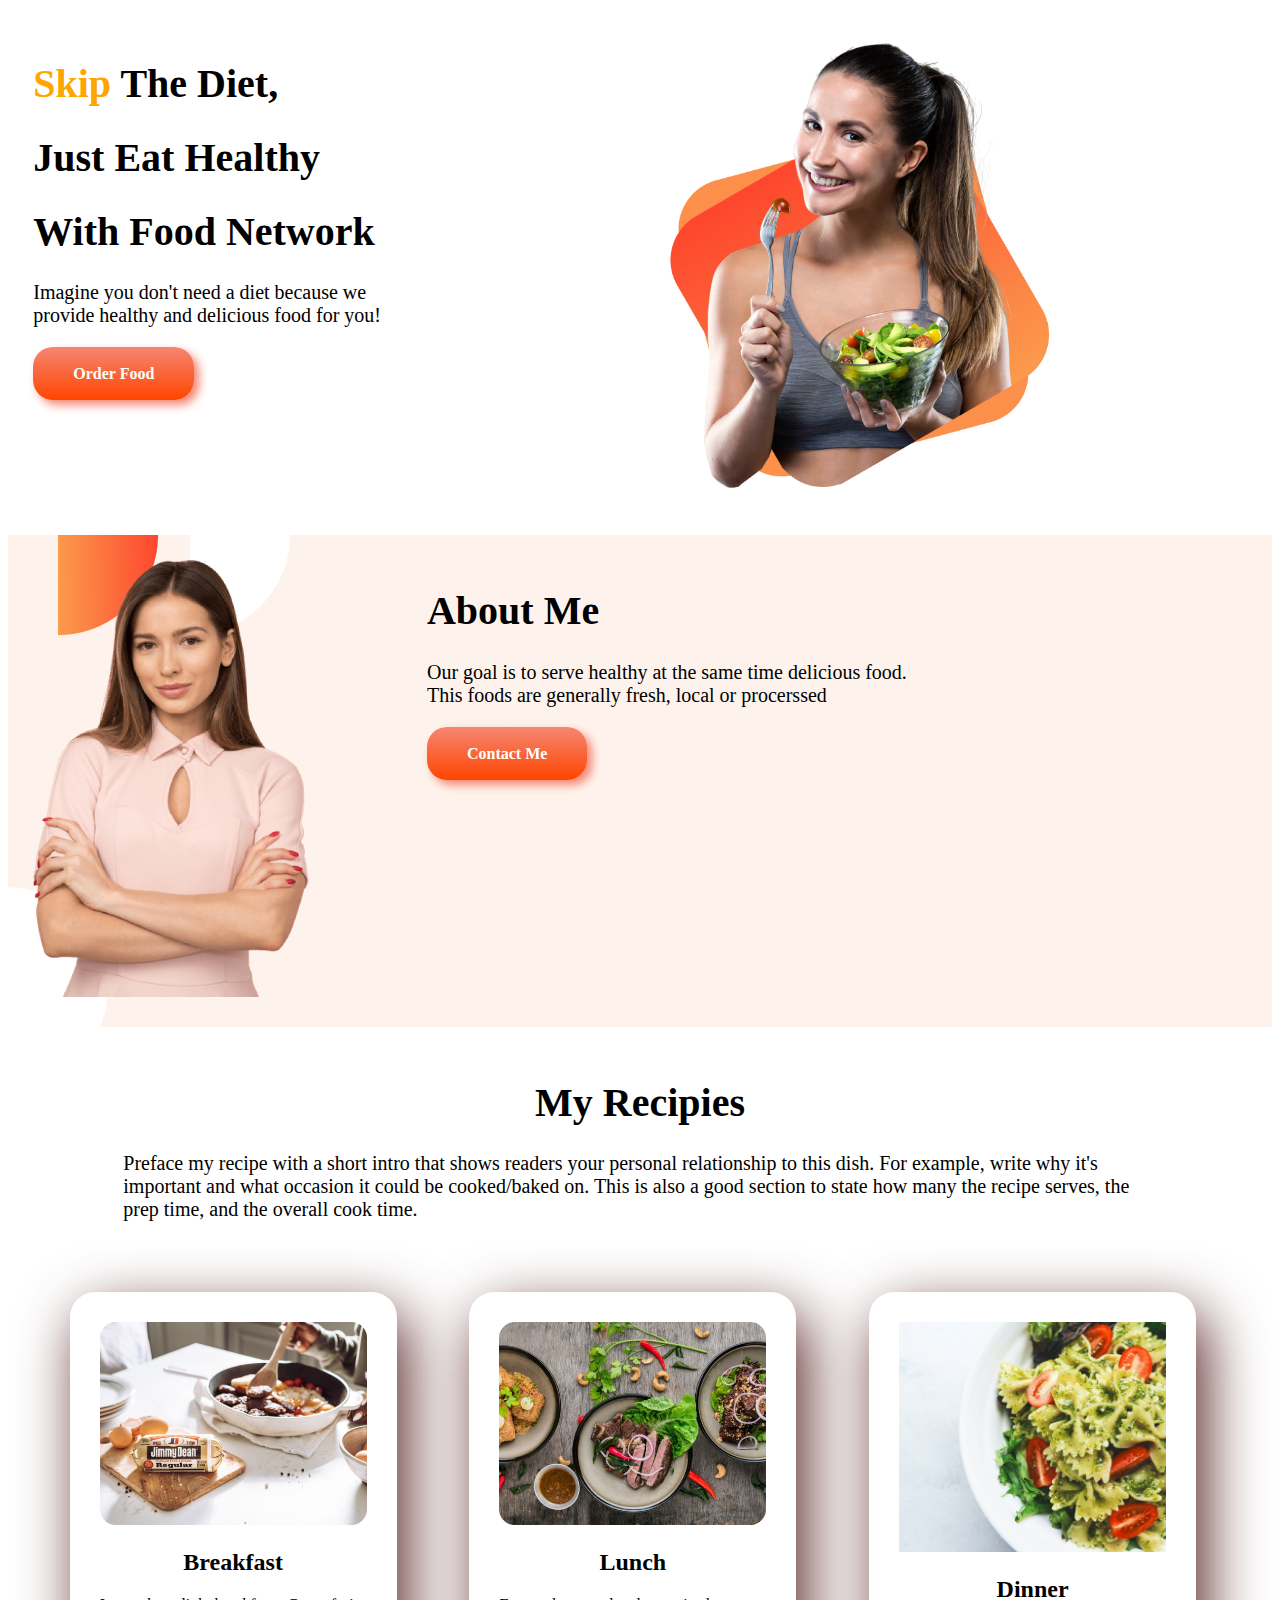
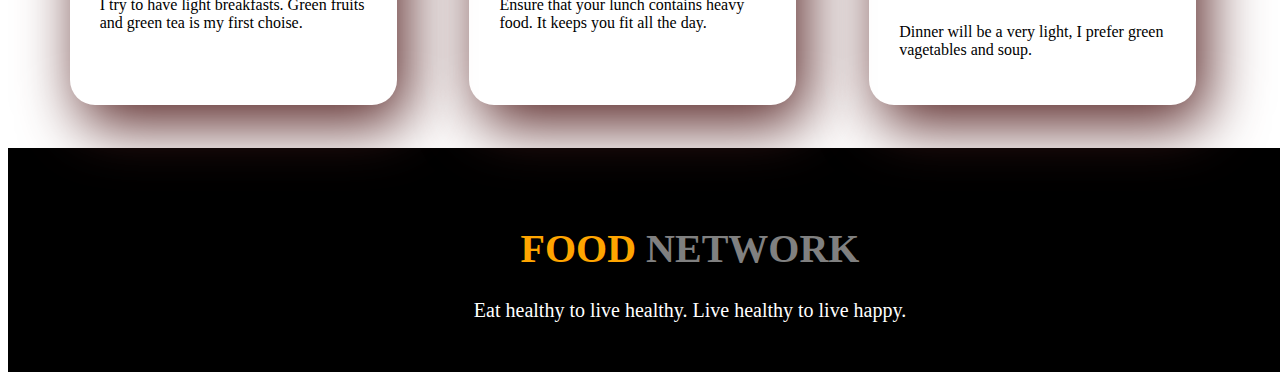
<file: Food-assignment-main/index.html>
<!DOCTYPE html>
<html lang="en">

<head>
    <meta charset="UTF-8">
    <meta http-equiv="X-UA-Compatible" content="IE=edge">
    <meta name="viewport" content="width=device-width, initial-scale=1.0">
    <title>Diet Chart</title>
    <link rel="stylesheet" href="style.css">

    
</head>

<body>
    <section class="cook">
        <div class="half-width_health">
            <h1><span class="orange">Skip </span> The Diet,</h1>
            <h1>Just Eat Healthy</h1>
            <h1>With Food Network</h1>
            <p class="healthy-food">Imagine you don't need a diet because we provide
                healthy and delicious food for you!</p>
            <br>



            <a class="button" href="file:///C:/projects/assignment1/order.html" target="blank ">Order
                Food</a>
        </div>


        <div class="half-width_health">
            <img src="images/female/Group 8425.png" alt="">
        </div>

    </section>

    <section class="topb cook">

        <div id="about" class="half-width_health">
            <img src="images/female/Person Image.png" alt="">
        </div>



        <div class="half-width_health">

            <h1>About Me</h1>
            <p class="healthy-food"> Our goal is to serve healthy at the same time delicious food. This foods are generally fresh, local or procerssed</p>
            <br>
            <a class="button" href="file:///C:/projects/assignment1/contactme.html"
                target="blank ">Contact Me</a>

        </div>


    </section>


    <section class="cook">
        <div id="recp" class="half-width_health">
            <h1 id="recipies">My Recipies</h1>
            <p>Preface my recipe with a short intro that shows readers your personal relationship to this dish. For example, write why it's important and what occasion it could be cooked/baked on. This is also a good section to state how many the recipe serves, the prep time, and the overall cook time.</p>
        </div>
    </section>


    <section>
        <div class="cook">
            <div class="box-theme">
                <div class=" half-width_health2">
                    <img src="images/food/Project Cover.jpg" alt="">
                    <h2>Breakfast</h2>
                    <p>I try to have light breakfasts. Green fruits and green tea is my first choise.
                    </p>
                </div>
            </div>
            <div class="box-theme">
                <div class=" half-width_health2">
                    <img src="images/food/Project Cover1.jpg" alt="">

                    <h2>Lunch</h2>
                    <p>Ensure that your lunch contains heavy food. It keeps you fit all the day.</p>
                </div>
            </div>

            <div class="box-theme">
                <div class=" half-width_health2">
                    <img src="images/food/Project Cover7.png" alt="">

                    <h2>Dinner</h2>
                    <p>Dinner will be a very light, I prefer green vagetables and soup.</p>
                </div>
            </div>


    </section>
    <br>

</body>


<footer>
    <h1> <span class="orange">FOOD</span> <span class="gray">NETWORK</span></h1>
    <span class="white">Eat healthy to live healthy. Live healthy to live happy.</span>
</footer>

</html>
</file>
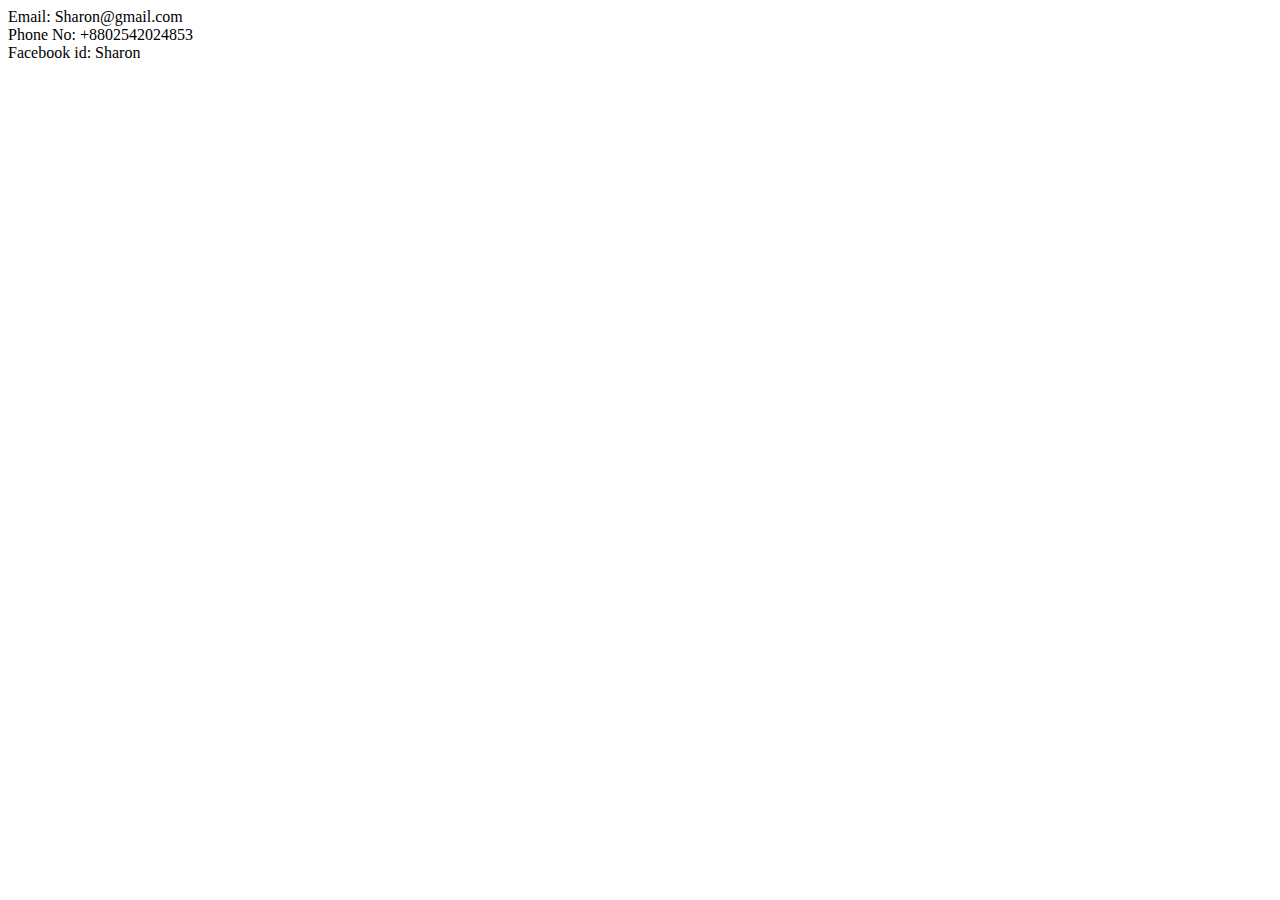
<file: Food-assignment-main/contactme.html>
<!DOCTYPE html>
<html lang="en">

<head>
    <meta charset="UTF-8">
    <meta http-equiv="X-UA-Compatible" content="IE=edge">
    <meta name="viewport" content="width=device-width, initial-scale=1.0">
    <title>Contact Me</title>
</head>

<body>
    Email: Sharon@gmail.com <br>
    Phone No: +8802542024853<br>
    Facebook id: Sharon
</body>

</html>
</file>
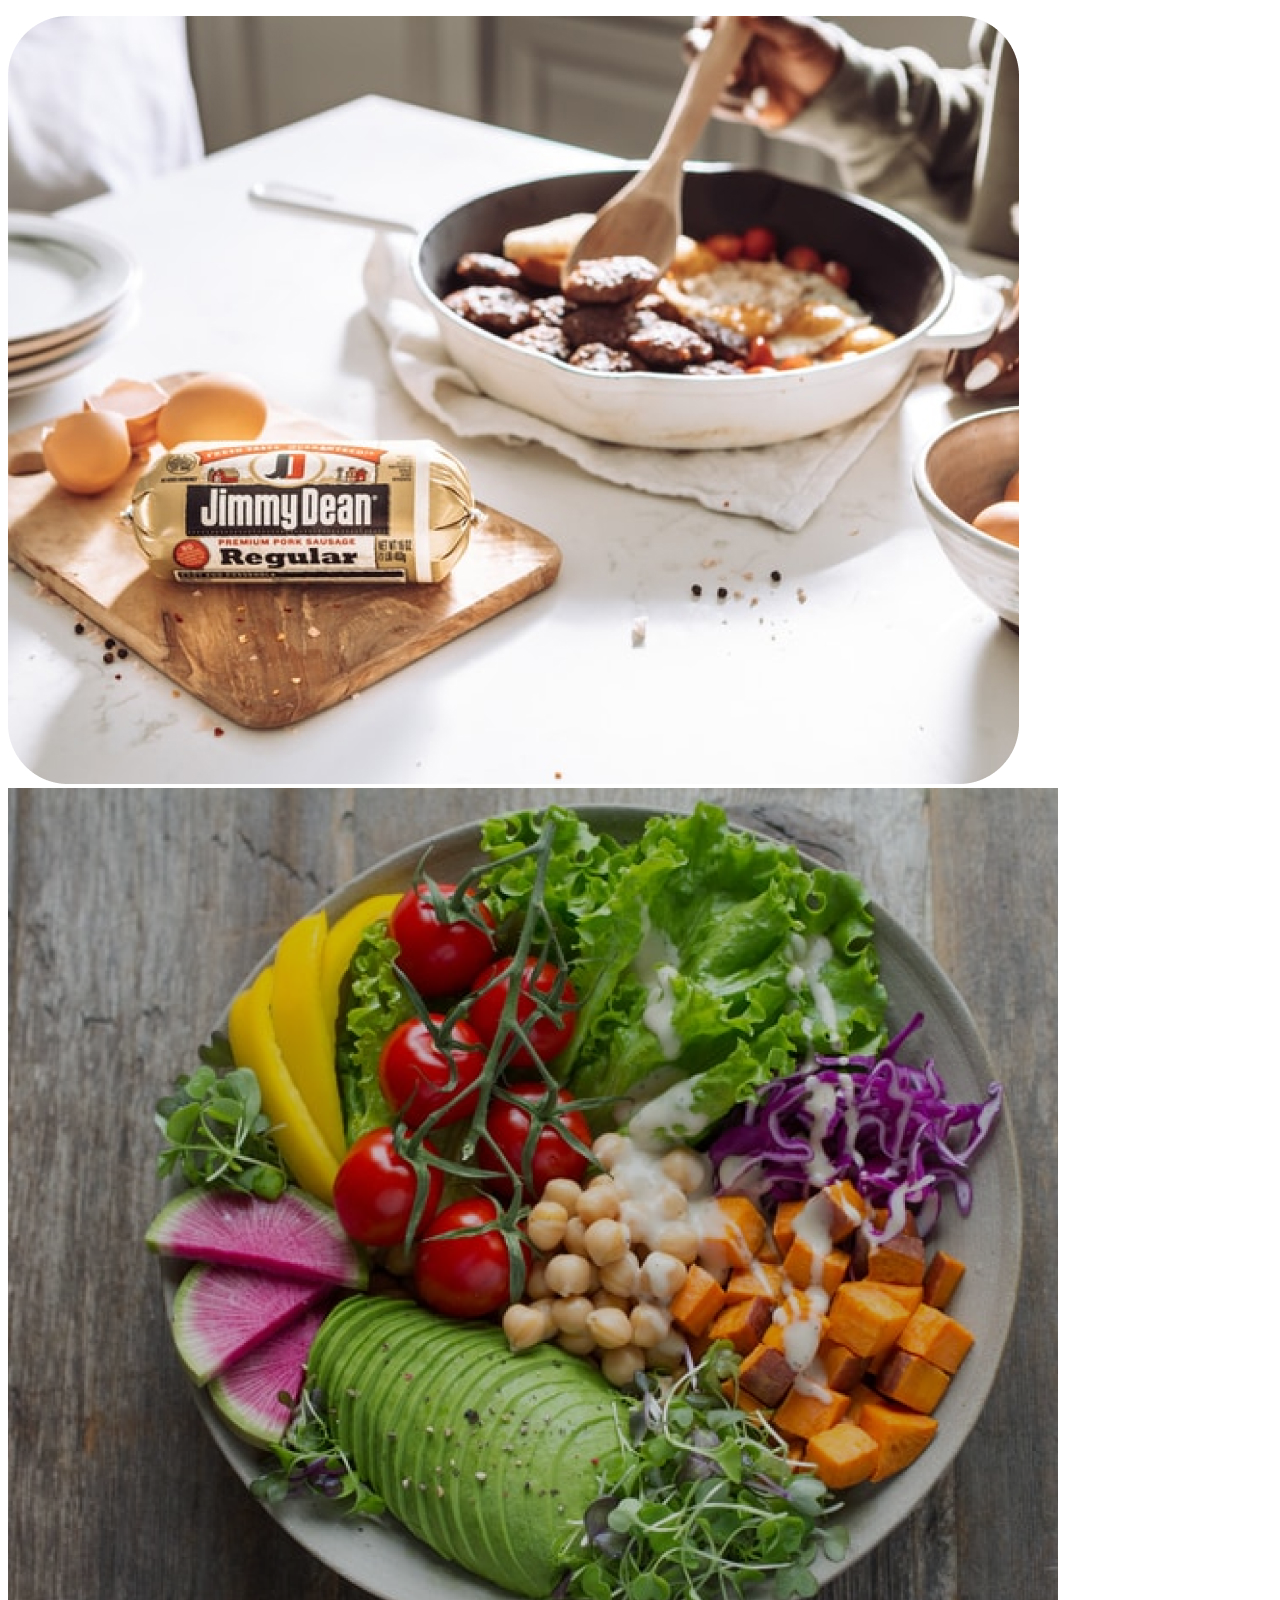
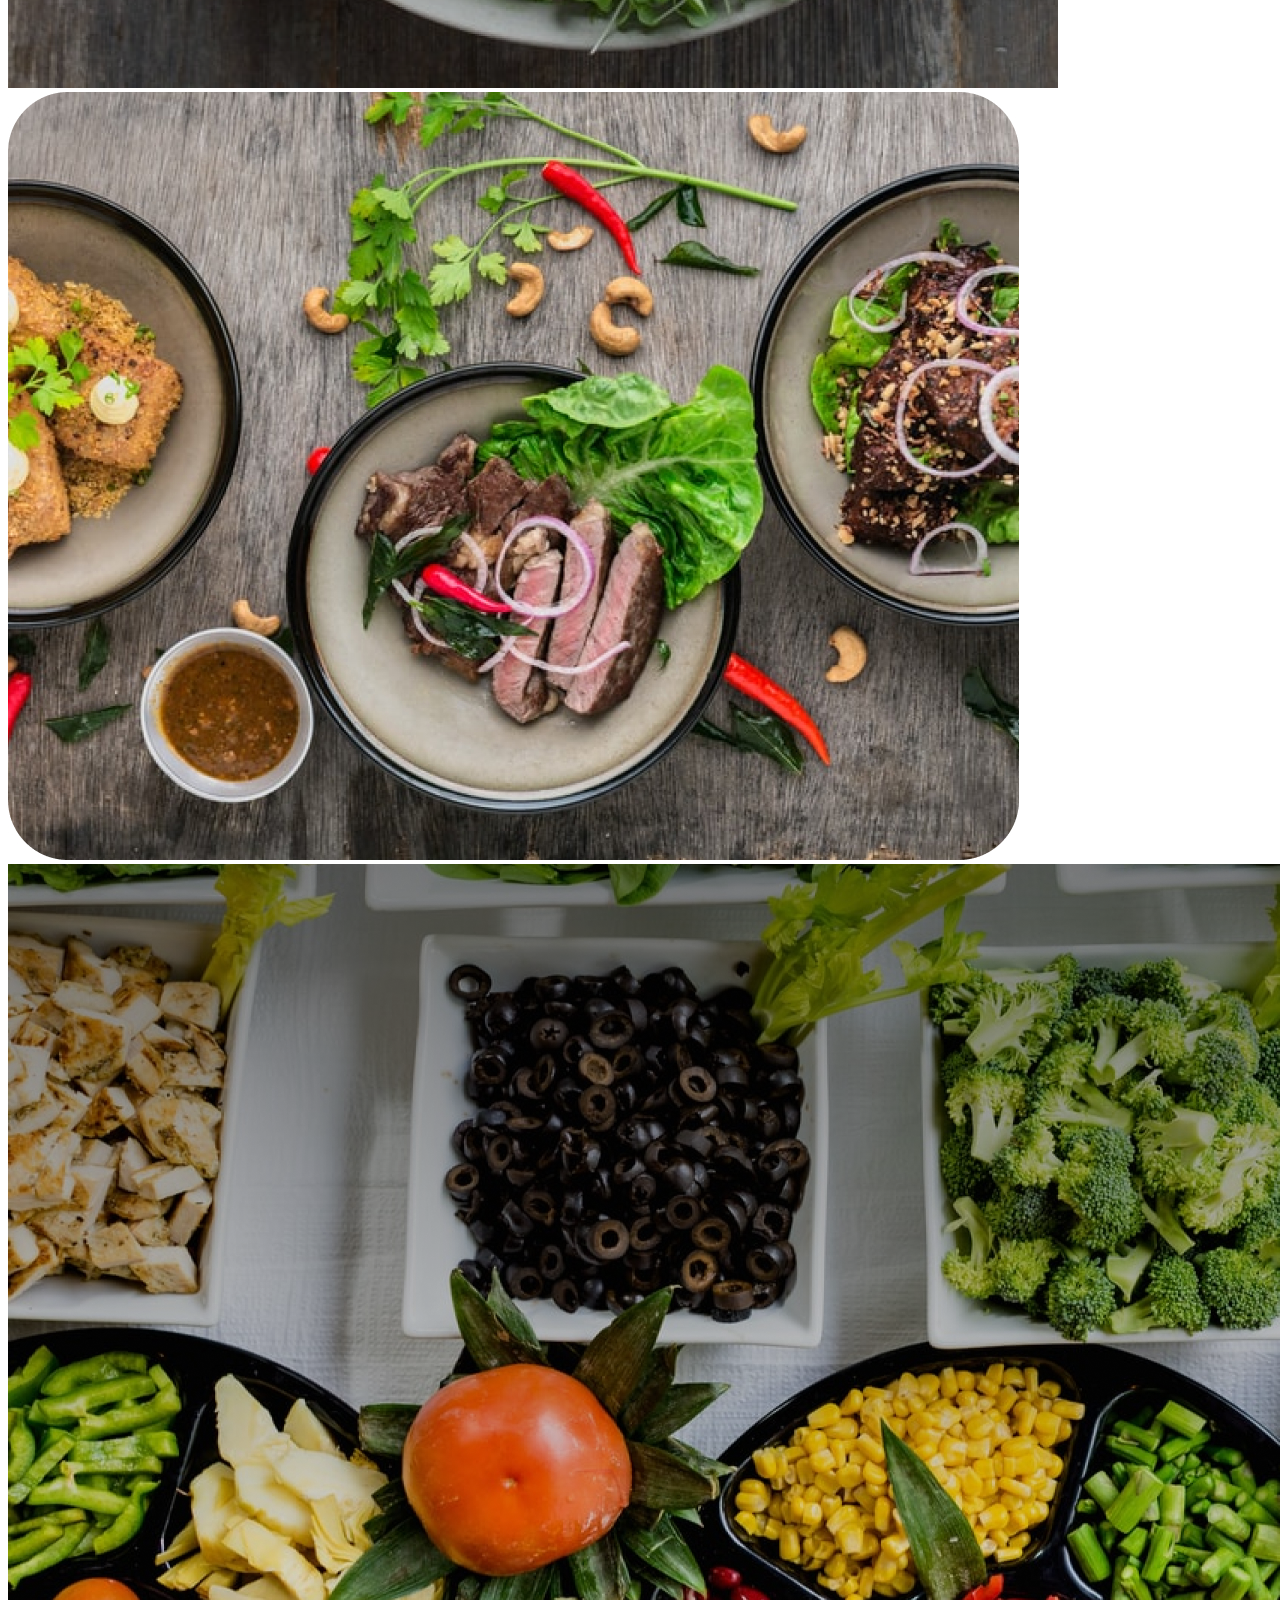
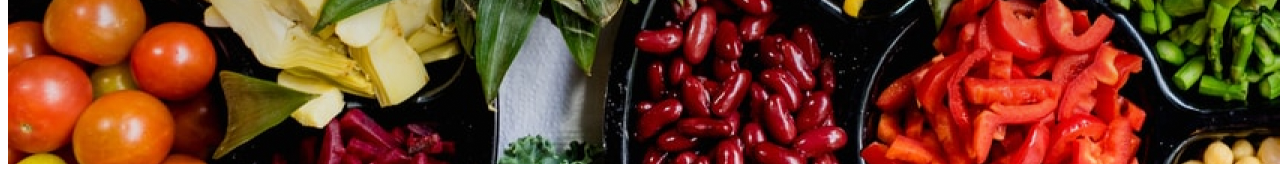
<file: Food-assignment-main/order.html>
<!DOCTYPE html>
<html lang="en">

<head>
    <meta charset="UTF-8">
    <meta http-equiv="X-UA-Compatible" content="IE=edge">
    <meta name="viewport" content="width=device-width, initial-scale=1.0">
    <title>Order Food</title>
</head>

<body>

    <p> <img src="images/food/Project Cover.jpg" alt="">
        <img src="images/food/Project Cover5.png" alt="">
        <img src="images/food/Project Cover1.jpg" alt="">
        <img src="images/food/Project Cover4.png" alt="">
    </p>






</body>

</html>
</file>
<file: Food-assignment-main/style.css>
body{
    font-family: 'Bree Serif', serif
    margin: 0;
}
h1{
    font-size: 40px;;
}
h3{
    text-align: left;
}
.orange
{

color: orange;
}

.cook{
    display: flex;
padding: 2%;
}
.food{
  
    font-size: 34px;
    font-weight: 900px;
   
}
.healthy-food{
    width: 60%;
    font-size: 20px;
    
}
.half-width_health img{
    width: 70%;
  
}

.half-width_health2 img{
    width: 100%;
   
  
}


#about
{
    width: 35%;

}
.topb{
    background-image: url("images/shapes/7.png");
    background-position: left right;
   
   
}
.white{

    color: white;
    font-size: 20px;
}
.button
{
text-decoration: inherit;
background-image: linear-gradient( #f58672, orangered);
padding: 18px 40px;
color: white;
    font-weight: 900;
border-radius: 20px;
box-shadow: 5px 5px 10px #f58672;
}

#recipies
{
    text-align: center;
}
#recp
{
    font-size: 20px; 
    padding-left: 90px;
    padding-right: 90px;
}
.box-theme
{
width: 22%;
margin-left: 3%;
margin-right: 3%;
padding: 30px;
border-radius: 25px;
    box-shadow: 10px 20px 60px rgb(88, 37, 37);
  
}
h2{
    text-align: center;
}

.box-item-3
{
width: 70%;
margin-left: 10%;
margin-right: 10%;
padding: 80px;

border-radius: 25px;
    box-shadow: 10px 20px 60px rgb(133, 55, 55);
  
}
footer{
    width: 100%;
    padding: 50px;
    text-align: center;
    background-color: black;
}
.gray
{
    color: gray;
}
</file>
